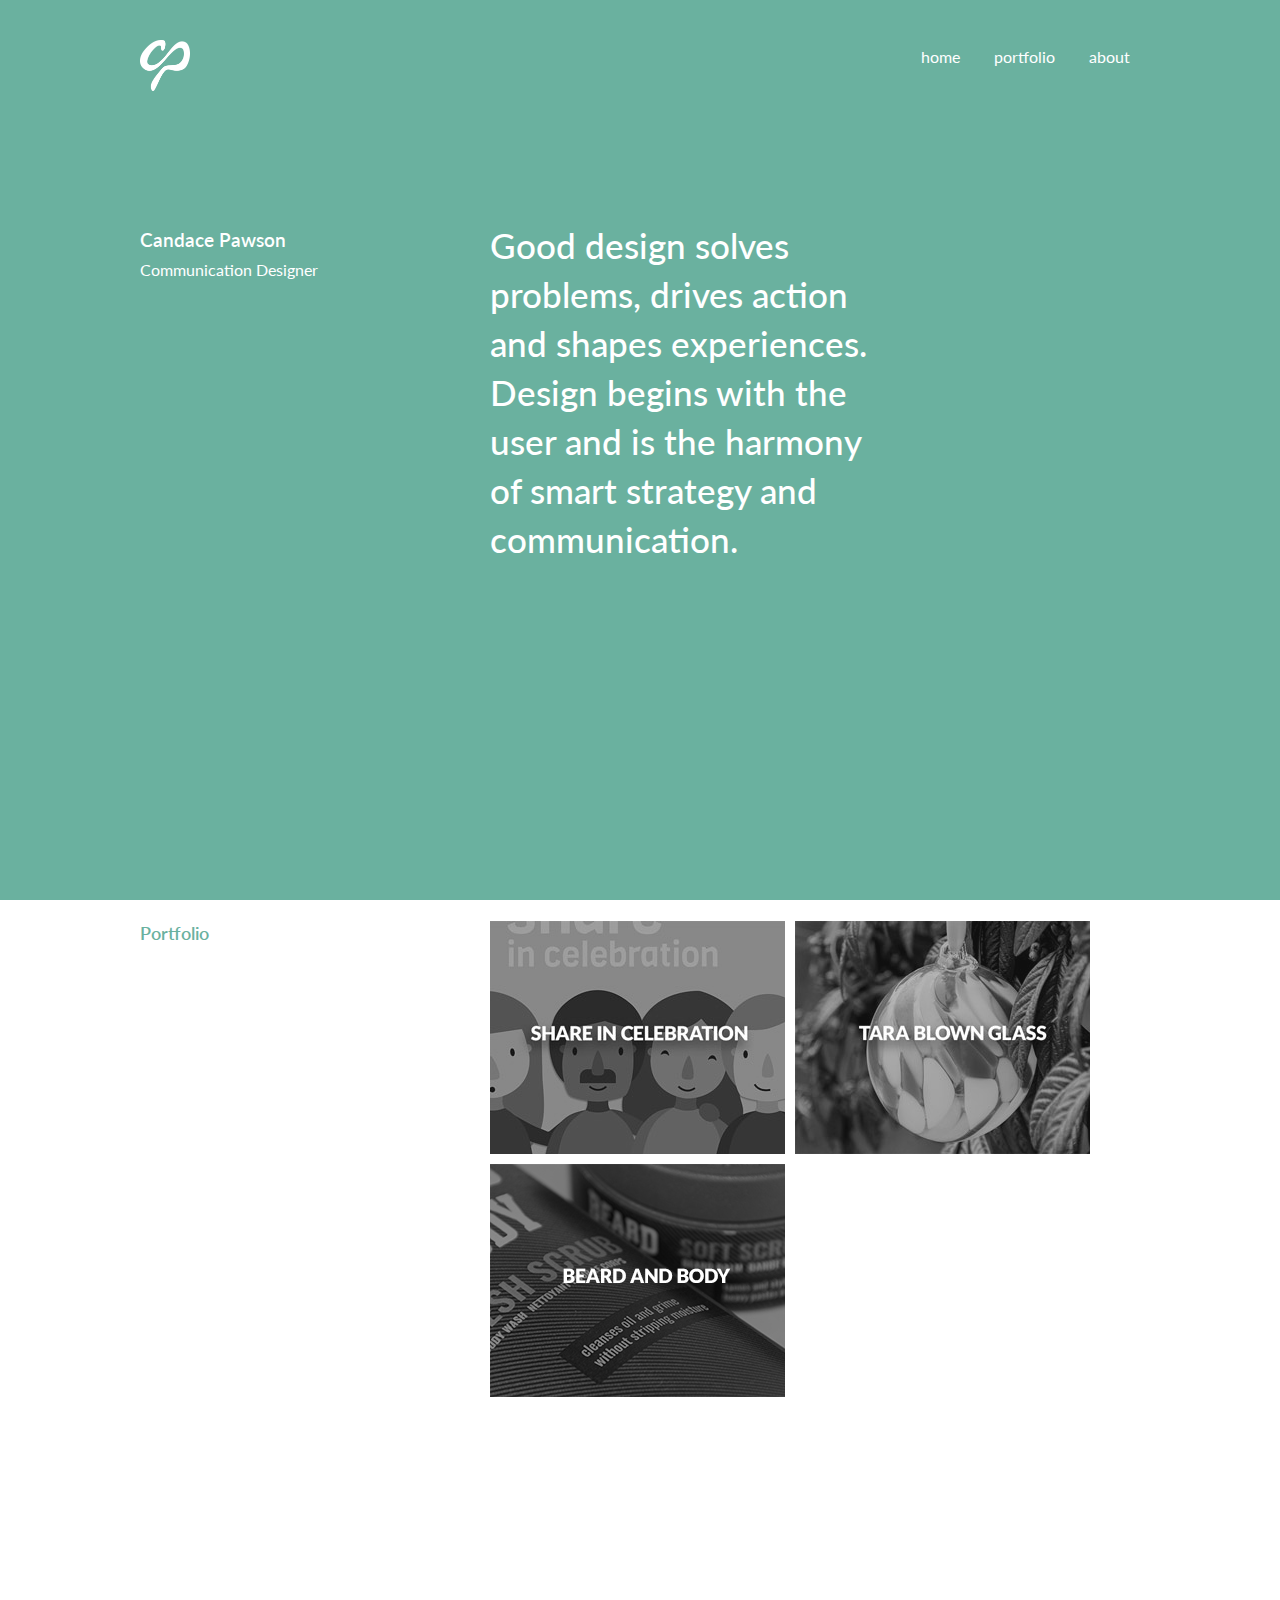
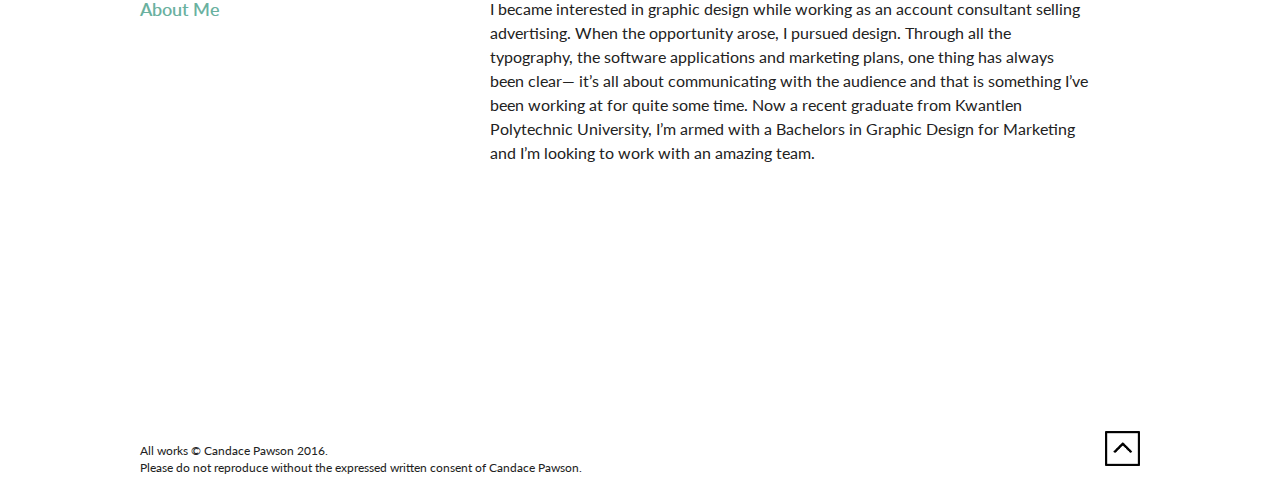
<file: index.html>
<!doctype html>
<html class="no-js" lang="">
    <head>
        <meta charset="utf-8">
        <meta http-equiv="x-ua-compatible" content="ie=edge">
        <title></title>
        <meta name="description" content="">
        <meta name="viewport" content="width=device-width, initial-scale=1">

        <link rel="apple-touch-icon" href="apple-touch-icon.png">
        <!-- Place favicon.ico in the root directory -->

        <link rel="stylesheet" href="css/normalize.css">
        <link rel="stylesheet" href="css/main.css">
        <link href='https://fonts.googleapis.com/css?family=Lato:400,700' rel='stylesheet' type='text/css'>
        <script src="js/vendor/modernizr-2.8.3.min.js"></script>
    </head>
    <body>
        <!--[if lt IE 8]>
            <p class="browserupgrade">You are using an <strong>outdated</strong> browser. Please <a href="http://browsehappy.com/">upgrade your browser</a> to improve your experience.</p>
        <![endif]-->

        <!-- Add your site or application content here -->

<div class="landing">
<div class="landingcontent">

<div id="top" class="header">
<div class="logo2"><img src="img/logos.png"></div>
<nav class="white"><ul>
  <li>home</li>
  <li><a href="#stuff">portfolio</a></li>
  <li><a href="#about">about</li></a></li>
</ul></nav>
</div>
<div class="content">
  <div class="leftcol">
    <h3>Candace Pawson</h3>
    <p>Communication Designer</p>
  </div>
  <div class="main">
  <h2>Good design solves problems, drives action and shapes experiences. Design begins with the user and is the harmony of smart strategy and communication.</h2>
</div>
</div>
</div>

<div class="portfolio">
  <div class="leftcol">
  <h4>Portfolio</h4>
  </div>

  <div id="stuff" class="main2">
  		<div data-link="#">
      <div id="share" class="child"></div>
    </div>
    <div data-link="#">
      <div id="tara" class="child"></div>
    </div>
    <div data-link="beardandbody.html">
      <div id="beard" class="child"></div>
    </div>
</div>
</div>

<div id="about" class="about">
  <div class="leftcol"><h4>About Me</h4></div>

  <div class="main2"><p>I became interested in graphic design while working as an account consultant selling advertising. When the opportunity arose, I pursued design. Through all the typography, the software applications and marketing plans, one thing has always been clear— it’s all about communicating with the audience and that is something I’ve been working at for quite some time. Now a recent graduate from Kwantlen Polytechnic University, I’m armed with a Bachelors in Graphic Design for Marketing and I’m looking to work with an amazing team.</p></div>
</div>

<div class="footer">
  <div class="leftcol2">
  <p>All works © Candace Pawson 2016.<br/>
Please do not reproduce without the expressed written consent of Candace Pawson.</p></div>
<div class="rightcol"><a href="#top"><img src="img/uparrow.jpg"></a></div>
</div>


    <script src="https://code.jquery.com/jquery-1.12.0.min.js"></script>
        <script>window.jQuery || document.write('<script src="js/vendor/jquery-1.12.0.min.js"><\/script>')</script>
        <script src="js/plugins.js"></script>
        <script src="js/main.js"></script>

        <!-- Google Analytics: change UA-XXXXX-X to be your site's ID. -->
        <script>
            (function(b,o,i,l,e,r){b.GoogleAnalyticsObject=l;b[l]||(b[l]=
            function(){(b[l].q=b[l].q||[]).push(arguments)});b[l].l=+new Date;
            e=o.createElement(i);r=o.getElementsByTagName(i)[0];
            e.src='https://www.google-analytics.com/analytics.js';
            r.parentNode.insertBefore(e,r)}(window,document,'script','ga'));
            ga('create','UA-XXXXX-X','auto');ga('send','pageview');
        </script>
    </body>
</html>
</file>
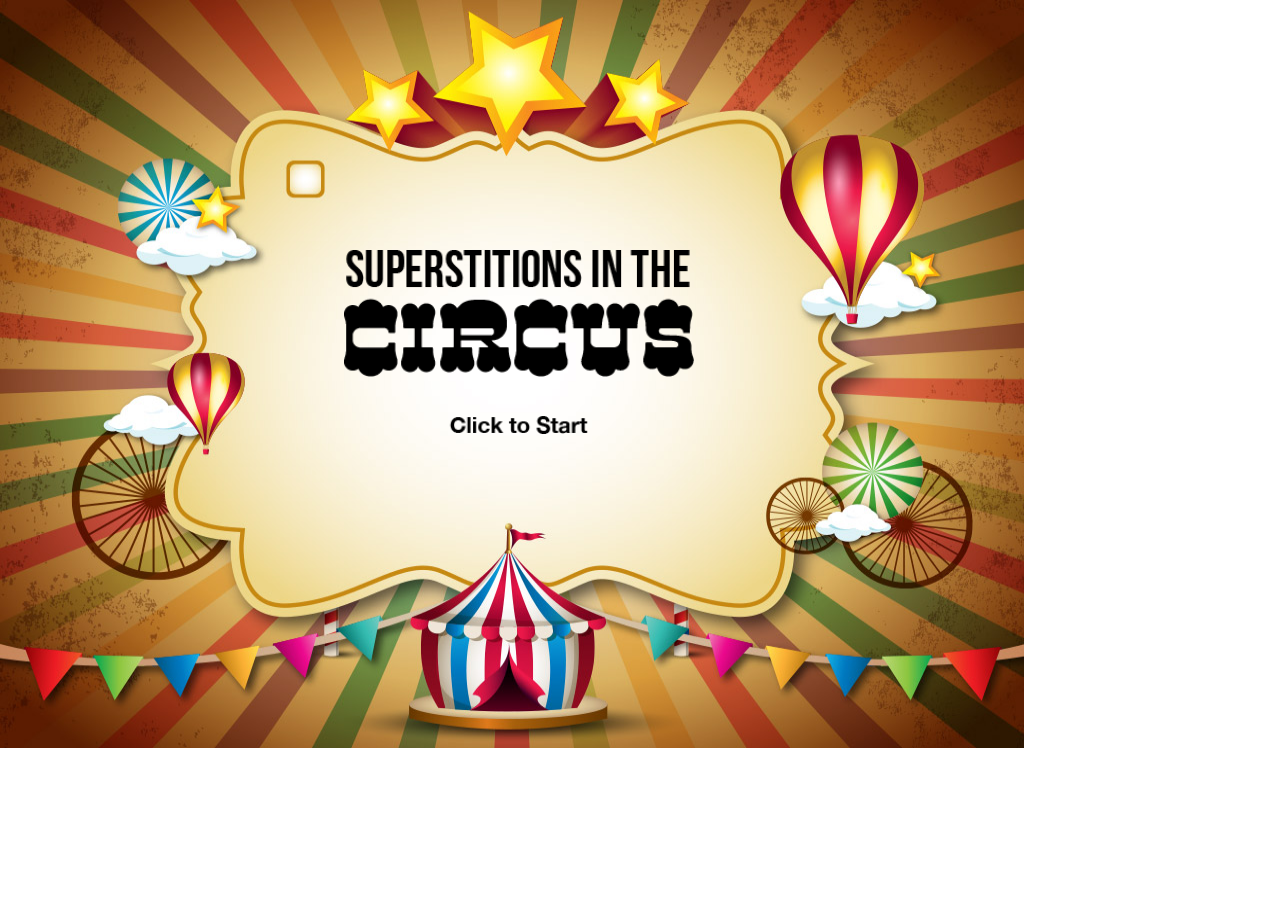
<file: Kiosik/index.html>
<!doctype html>
<html class="no-js" lang="">
    <head>
        <meta charset="utf-8">
        <meta http-equiv="x-ua-compatible" content="ie=edge">
        <title>Circus-Candace</title>
        <meta name="description" content="">
        <meta name=”viewport” content=”width=device-width, user-scalable=no” />
        <meta name="apple-mobile-web-app-capable" content="yes">

        <link rel="apple-touch-icon" href="apple-touch-icon.png">
        <!-- Place favicon.ico in the root directory -->

        <link rel="stylesheet" href="css/normalize.css">
        <link rel="stylesheet" href="css/main.css">
        <script src="js/vendor/modernizr-2.8.3.min.js"></script>
    </head>
    <body>
        <!--[if lt IE 8]>
            <p class="browserupgrade">You are using an <strong>outdated</strong> browser. Please <a href="http://browsehappy.com/">upgrade your browser</a> to improve your experience.</p>
        <![endif]-->

        <!-- Add your site or application content here -->
        <div class="wrapper">
        <div id="start" class="playnow"><a href="#frame"><img src="img/start.png"/></a></div>

        <div id="frame" class="quiz hidden" role="content"><a href="#" class="btn-close">x</a></div>

        </div>
        <script src="https://code.jquery.com/jquery-1.12.0.min.js"></script>
        <script>window.jQuery || document.write('<script src="js/vendor/jquery-1.12.0.min.js"><\/script>')</script>
        <script src="js/plugins.js"></script>
        <script src="js/main.js"></script>

    </body>
</html>
</file>
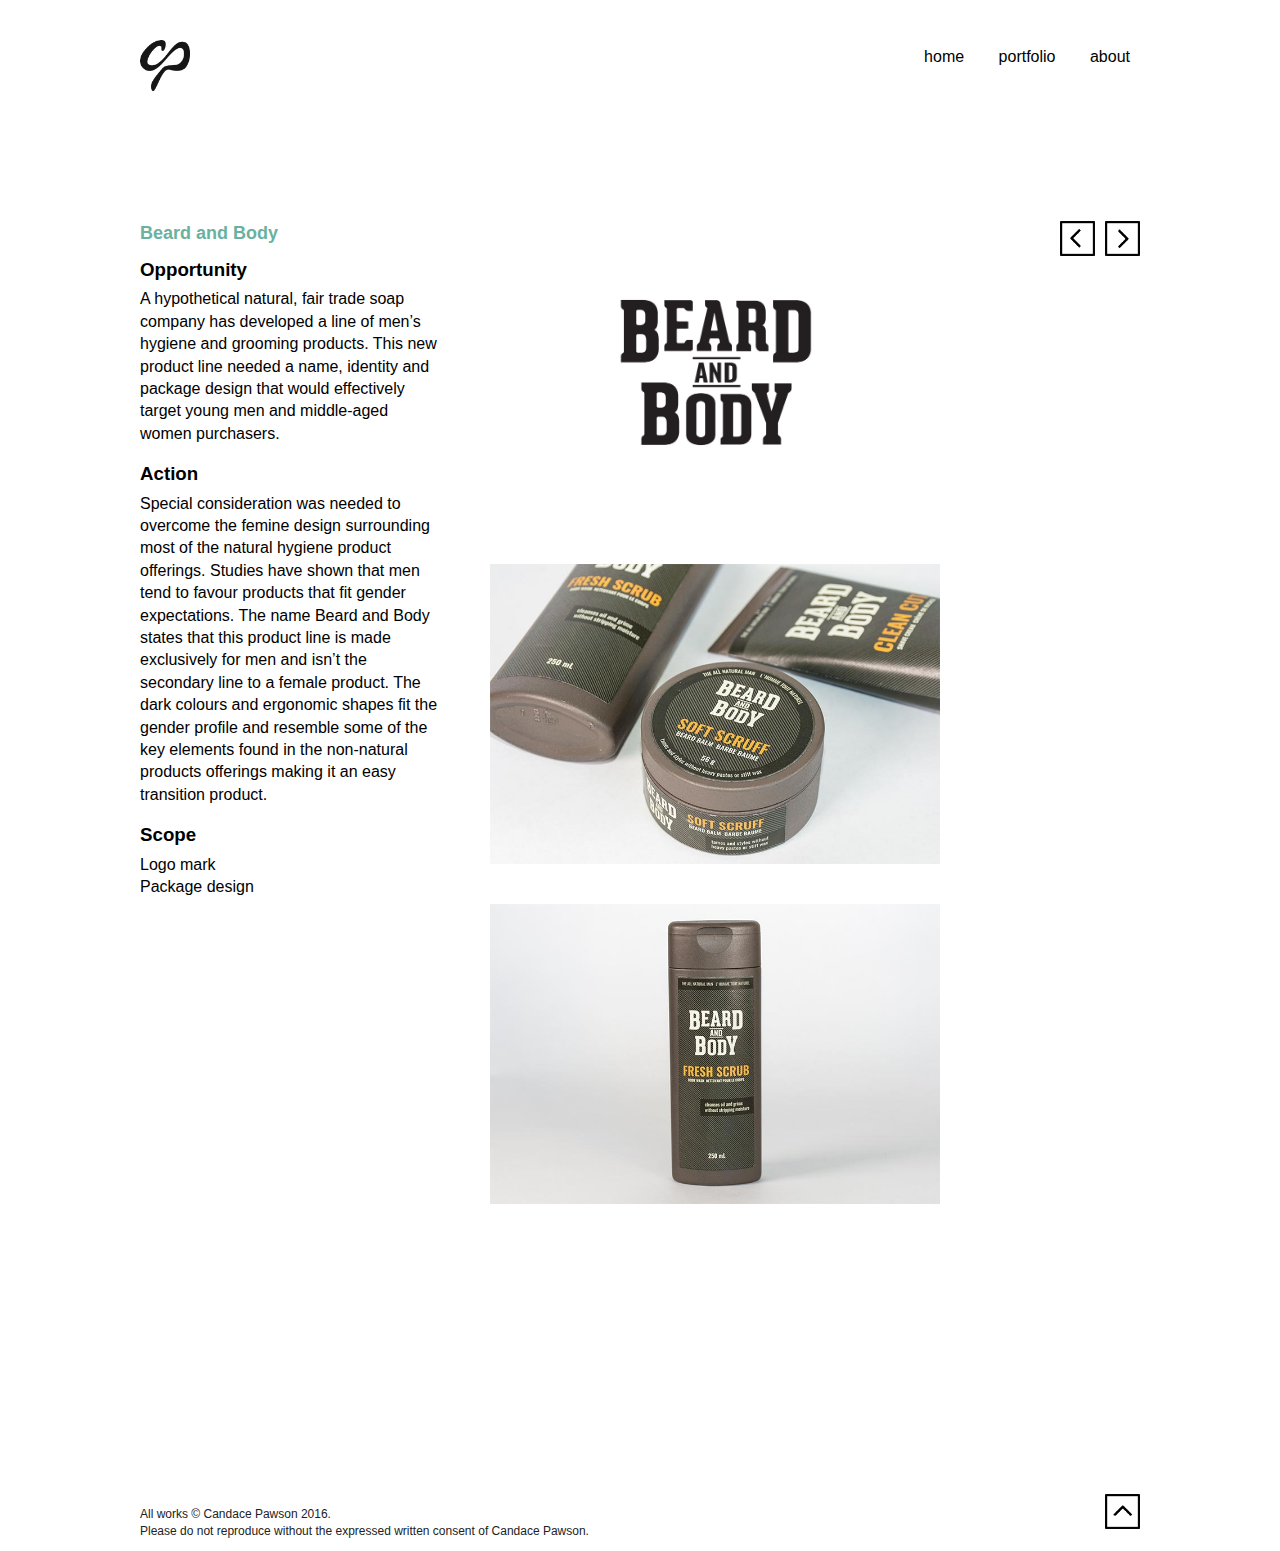
<file: beardandbody.html>
<!doctype html>
<html class="no-js" lang="">
    <head>
        <meta charset="utf-8">
        <meta http-equiv="x-ua-compatible" content="ie=edge">
        <title></title>
        <meta name="description" content="">
        <meta name="viewport" content="width=device-width, initial-scale=1">

        <link rel="apple-touch-icon" href="apple-touch-icon.png">
        <!-- Place favicon.ico in the root directory -->

        <link rel="stylesheet" href="css/normalize.css">
        <link rel="stylesheet" href="css/main.css">
        <script src="js/vendor/modernizr-2.8.3.min.js"></script>
    </head>
    <body>
        <!--[if lt IE 8]>
            <p class="browserupgrade">You are using an <strong>outdated</strong> browser. Please <a href="http://browsehappy.com/">upgrade your browser</a> to improve your experience.</p>
        <![endif]-->

        <!-- Add your site or application content here -->

        <div class="landingcase">
        <div class="landingcontent">

        <div id="top" class="header">
        <div class="logo"><a href="index.html"><img src="img/cplogo2.png"></a></div>
        <nav class="black"><ul>
          <li><a href="index.html">home</a></li>
          <li><a href="index.html#stuff">portfolio</a></li>
          <li><a href="index.html#about">about</li></a></li>
        </ul></nav>
        </div>
        <div class="content2">
          <div class="leftcol3">
            <h4>Beard and Body</h4>
            <h3>Opportunity</h3>
            <p>A hypothetical natural, fair trade soap company has developed a line of men’s hygiene and grooming products. This new product line needed a name, identity and package design that would effectively target young men and middle-aged women purchasers.</p>
            <h3>Action</h3>
            <p>Special consideration was needed to overcome the femine design surrounding most of the natural hygiene product offerings. Studies have shown that men tend to favour products that fit gender expectations. The name Beard and Body states that this product line is made exclusively for men and isn’t the secondary line to a female product. The dark colours and ergonomic shapes fit the gender profile and resemble some of the key elements found in the non-natural products offerings making it an easy transition product.</p>
            <h3>Scope</h3>
            <p>Logo mark</br>
Package design</p>
          </div>
          <div class="main3">
            <img src="img/beardlogo.jpg">
          <img src="img/beard1.jpg">
          <img src="img/beard2.jpg">
        </div>
        <div class="arrowcol">
          <img src="img/rightarrow.jpg">
          <img src="img/leftarrow.jpg">

        </div>
        </div>



        <div class="footer">
          <div class="leftcol2">
          <p>All works © Candace Pawson 2016.<br/>
        Please do not reproduce without the expressed written consent of Candace Pawson.</p></div>
        <div class="rightcol"><a href="#top"><img src="img/uparrow.jpg"></a></div>
        </div>


    <script src="https://code.jquery.com/jquery-1.12.0.min.js"></script>
        <script>window.jQuery || document.write('<script src="js/vendor/jquery-1.12.0.min.js"><\/script>')</script>
        <script src="js/plugins.js"></script>
        <script src="js/main.js"></script>

        <!-- Google Analytics: change UA-XXXXX-X to be your site's ID. -->
        <script>
            (function(b,o,i,l,e,r){b.GoogleAnalyticsObject=l;b[l]||(b[l]=
            function(){(b[l].q=b[l].q||[]).push(arguments)});b[l].l=+new Date;
            e=o.createElement(i);r=o.getElementsByTagName(i)[0];
            e.src='https://www.google-analytics.com/analytics.js';
            r.parentNode.insertBefore(e,r)}(window,document,'script','ga'));
            ga('create','UA-XXXXX-X','auto');ga('send','pageview');
        </script>
    </body>
</html>
</file>
<file: css/main.css>
/*! HTML5 Boilerplate v5.3.0 | MIT License | https://html5boilerplate.com/ */

/*
 * What follows is the result of much research on cross-browser styling.
 * Credit left inline and big thanks to Nicolas Gallagher, Jonathan Neal,
 * Kroc Camen, and the H5BP dev community and team.
 */

/* ==========================================================================
   Base styles: opinionated defaults
   ========================================================================== */

html {
    color: #222;
    font-size: 1em;
    line-height: 1.4;
}

/*
 * Remove text-shadow in selection highlight:
 * https://twitter.com/miketaylr/status/12228805301
 *
 * These selection rule sets have to be separate.
 * Customize the background color to match your design.
 */

::-moz-selection {
    background: #b3d4fc;
    text-shadow: none;
}

::selection {
    background: #b3d4fc;
    text-shadow: none;
}

/*
 * A better looking default horizontal rule
 */

hr {
    display: block;
    height: 1px;
    border: 0;
    border-top: 1px solid #ccc;
    margin: 1em 0;
    padding: 0;
}

/*
 * Remove the gap between audio, canvas, iframes,
 * images, videos and the bottom of their containers:
 * https://github.com/h5bp/html5-boilerplate/issues/440
 */

audio,
canvas,
iframe,
img,
svg,
video {
    vertical-align: middle;
}

/*
 * Remove default fieldset styles.
 */

fieldset {
    border: 0;
    margin: 0;
    padding: 0;
}

/*
 * Allow only vertical resizing of textareas.
 */

textarea {
    resize: vertical;
}

/* ==========================================================================
   Browser Upgrade Prompt
   ========================================================================== */

.browserupgrade {
    margin: 0.2em 0;
    background: #ccc;
    color: #000;
    padding: 0.2em 0;
}

/* ==========================================================================
   Author's custom styles
   ========================================================================== */

body {
  font-family: 'Lato', sans-serif;
  margin: 0 auto;

}

.landing {
  background-color: #6ab19f;
  display: block;
  height: 100vh;
}

.landingcase{
  display: block;
}

.landingcontent {

  max-width: 1000px;
  margin: 0 auto;
}

.header {
  height: 80px;
  margin: 0;
}

.logo {
  float: left;
}

.logo img {
  width: 50px;
  padding-top: 40px;

}

.logo2 {
  float: left;
}

.logo2 img {
  width: 50px;
  padding-top: 40px;

}

.white{
  color: #fff;
  float: right;
  margin-top: 30px;
  font-size: 16px;
}

.white a {
  text-decoration: none;
  color: #fff;
}

.black{
  color: #000;
  float: right;
  margin-top: 30px;
  font-size: 16px;
}

.black a {
  text-decoration: none;
  color: #000;
}

ul {
  list-style: none;
  padding: 0;
}

li {
  display: inline;
  padding: 10px;
  margin-left: 10px;
}

.content {
  margin: 0;
  padding-top: 130px;
  clear: both;
  color: #fff;
}

.content2 {
  margin: 0;
  padding-top: 130px;
  clear: both;
  color: #000;
}

.main {
  width: 40%;
  float: left;
  display: block;
  height: 700px;
  margin-bottom: 0;
}

.main h2 {
  font-weight: 500;
  font-size: 35px;
  margin: 0;
}

.main2 {
  width: 60%;
display: block;
float: left;
}

.main3 {
  width: 50%;
  display: block;
  float: left;
  margin-left: 5%;
}

.main3 img {
  width: 450px;
  margin-bottom: 40px;

}

.arrowcol {
  width: 10%;
  float: right;
}

.arrowcol img {
  width: 35px;
  float: right;
  margin-left: 10px;
}

.leftcol {
  width: 35%;
  float: left;
}

.leftcol3 {
  width: 30%;
  float: left;
}

.leftcol3 p {
  padding-bottom: 10px;
  font-size: 16px;
}

h3 {
  font-weight: 600;
  line-height: 0;
}

h4 {
  font-weight: 600;
  color: #6ab19f;
  font-size: 18px;
  margin-top: 0;
}

.main2 p {
  margin-top: 0;

  line-height: 1.5em;
}


.portfolio {
  max-width: 1000px;
  margin: 0 auto;
  display: block;

}

.about {
  max-width: 1000px;
  margin: 0 auto;
  padding-top: 200px;
  clear: both;
}

.footer {
  clear: both;
  max-width: 1000px;
  margin: 0 auto;
  padding-top: 250px;
}



.leftcol2 {
  width: 95%;
  float: left;
}

.leftcol2 p {
  font-size: 12px;


}

.rightcol {
  width: 5%;
  float: right;
}


.rightcol img {
  width: 35px;
  float: right;
}

[data-link] {
    cursor: pointer;
}

.child {
  float: left;
}

#share {
	width: 295px;
  	height: 233px;
    padding: 0;
    margin: 0;
    background: url('../img/shareincelebrationboth.jpg') no-repeat left top;

}

#share:hover { background-position: -306px 0px;
 }

#beard {
	width: 295px;
  	height: 233px;
    background: url('../img/beardandbodyboth.jpg') no-repeat left top;
    margin-top: 10px;

}

#beard:hover { background-position: -306px 0px; }


#tara {

	width:295px;
  height: 233px;
    background: url('../img/tarablownglassboth.jpg') no-repeat left top;
    margin-left: 10px;

}

#tara:hover { background-position: -306px 0px; }

#emptydiv {
	position: absolute;

}

#emptydivabout {
	position: absolute;
	top: 1490px;
	left: 200px;
}

#emptydivemail {
	position: absolute;
	top: 1965px;
	left: 200px;
}

.gif {
	position: absolute;
	top: 250px;
	left: 441px;
}

.gif img {
	width: 529px;

}












/* ==========================================================================
   Helper classes
   ========================================================================== */

/*
 * Hide visually and from screen readers
 */

.hidden {
    display: none !important;
}

/*
 * Hide only visually, but have it available for screen readers:
 * http://snook.ca/archives/html_and_css/hiding-content-for-accessibility
 */

.visuallyhidden {
    border: 0;
    clip: rect(0 0 0 0);
    height: 1px;
    margin: -1px;
    overflow: hidden;
    padding: 0;
    position: absolute;
    width: 1px;
}

/*
 * Extends the .visuallyhidden class to allow the element
 * to be focusable when navigated to via the keyboard:
 * https://www.drupal.org/node/897638
 */

.visuallyhidden.focusable:active,
.visuallyhidden.focusable:focus {
    clip: auto;
    height: auto;
    margin: 0;
    overflow: visible;
    position: static;
    width: auto;
}

/*
 * Hide visually and from screen readers, but maintain layout
 */

.invisible {
    visibility: hidden;
}

/*
 * Clearfix: contain floats
 *
 * For modern browsers
 * 1. The space content is one way to avoid an Opera bug when the
 *    `contenteditable` attribute is included anywhere else in the document.
 *    Otherwise it causes space to appear at the top and bottom of elements
 *    that receive the `clearfix` class.
 * 2. The use of `table` rather than `block` is only necessary if using
 *    `:before` to contain the top-margins of child elements.
 */

.clearfix:before,
.clearfix:after {
    content: " "; /* 1 */
    display: table; /* 2 */
}

.clearfix:after {
    clear: both;
}

/* ==========================================================================
   EXAMPLE Media Queries for Responsive Design.
   These examples override the primary ('mobile first') styles.
   Modify as content requires.
   ========================================================================== */

@media only screen and (min-width: 35em) {
    /* Style adjustments for viewports that meet the condition */
}

@media print,
       (-webkit-min-device-pixel-ratio: 1.25),
       (min-resolution: 1.25dppx),
       (min-resolution: 120dpi) {
    /* Style adjustments for high resolution devices */
}

/* ==========================================================================
   Print styles.
   Inlined to avoid the additional HTTP request:
   http://www.phpied.com/delay-loading-your-print-css/
   ========================================================================== */

@media print {
    *,
    *:before,
    *:after,
    *:first-letter,
    *:first-line {
        background: transparent !important;
        color: #000 !important; /* Black prints faster:
                                   http://www.sanbeiji.com/archives/953 */
        box-shadow: none !important;
        text-shadow: none !important;
    }

    a,
    a:visited {
        text-decoration: underline;
    }

    a[href]:after {
        content: " (" attr(href) ")";
    }

    abbr[title]:after {
        content: " (" attr(title) ")";
    }

    /*
     * Don't show links that are fragment identifiers,
     * or use the `javascript:` pseudo protocol
     */

    a[href^="#"]:after,
    a[href^="javascript:"]:after {
        content: "";
    }

    pre,
    blockquote {
        border: 1px solid #999;
        page-break-inside: avoid;
    }

    /*
     * Printing Tables:
     * http://css-discuss.incutio.com/wiki/Printing_Tables
     */

    thead {
        display: table-header-group;
    }

    tr,
    img {
        page-break-inside: avoid;
    }

    img {
        max-width: 100% !important;
    }

    p,
    h2,
    h3 {
        orphans: 3;
        widows: 3;
    }

    h2,
    h3 {
        page-break-after: avoid;
    }
}
</file>
<file: Kiosik/css/main.css>
/*! HTML5 Boilerplate v5.3.0 | MIT License | https://html5boilerplate.com/ */

/*
 * What follows is the result of much research on cross-browser styling.
 * Credit left inline and big thanks to Nicolas Gallagher, Jonathan Neal,
 * Kroc Camen, and the H5BP dev community and team.
 */

/* ==========================================================================
   Base styles: opinionated defaults
   ========================================================================== */

html {
    color: #222;
    font-size: 1em;
    line-height: 1.4;
}

/*
 * Remove text-shadow in selection highlight:
 * https://twitter.com/miketaylr/status/12228805301
 *
 * These selection rule sets have to be separate.
 * Customize the background color to match your design.
 */

::-moz-selection {
    background: #b3d4fc;
    text-shadow: none;
}

::selection {
    background: #b3d4fc;
    text-shadow: none;
}

/*
 * A better looking default horizontal rule
 */

hr {
    display: block;
    height: 1px;
    border: 0;
    border-top: 1px solid #ccc;
    margin: 1em 0;
    padding: 0;
}

/*
 * Remove the gap between audio, canvas, iframes,
 * images, videos and the bottom of their containers:
 * https://github.com/h5bp/html5-boilerplate/issues/440
 */

audio,
canvas,
iframe,
img,
svg,
video {
    vertical-align: middle;
}

/*
 * Remove default fieldset styles.
 */

fieldset {
    border: 0;
    margin: 0;
    padding: 0;
}

/*
 * Allow only vertical resizing of textareas.
 */

textarea {
    resize: vertical;
}

/* ==========================================================================
   Browser Upgrade Prompt
   ========================================================================== */

.browserupgrade {
    margin: 0.2em 0;
    background: #ccc;
    color: #000;
    padding: 0.2em 0;
}

/* ==========================================================================
   Author's custom styles
   ========================================================================== */
   .wrapper {
     position: absolute;
     width: 1024px;
     height: 748px;
     background-image:url("../img/backgroundnew4.jpg");
     background-size: 1024px 748px;
     background-repeat: no-repeat;
     top: 0;
     left: 0;
   }




   .playnow img {
     position: relative;
     top: 230px;
     left: 323.5px;
     width: 350px;
     padding: 20px;

   }

   .btn-close {
     position: relative;
     top: 0px;
     left: 11px;
     font-size: 1.75em;
     font-weight: bold;
     text-decoration: none;
     color: #222;
   }

   article,aside,details,figcaption,figure,footer,header,hgroup,menu,nav,section {
     display:block;
   }

   body {
     line-height:1;
     font:normal 0.9em/1em "Helvetica Neue", Helvetica, Arial, sans-serif;
   }

   ol,ul {
     list-style:none;
   }
   strong {
     font-weight:700;
   }

   #frame{
     width:450px;
     height: 395px;
     padding:20px;
     margin:auto;
     position: relative;
     top: 150px;
   }

   h2 {
     font: bold 1.3em/1.2em "Helvetica Neue", Helvetica, Arial, sans-serif;
     padding:0;
     text-align:left;
     margin:10px 0;
     color:#42210b;
   }
   p.pager {
     margin:5px 0 5px;
     font:bold 1em/1em "Helvetica Neue", Helvetica, Arial, sans-serif;
     text-align: center;
     color:#42210b;
   }

   #choice-block{
     display:block;
     list-style:none;
     margin:0;
     padding:0;
   }

   #submitbutton {
     display: block;
     color:#ffffff;
     background:#c88a12;}


   #explanation {
     margin:0 auto;padding:10px;
     width:95%;
   }

   .choice-box {
     display:block;text-align:center;
     margin:8px auto;
     padding:8px 0;border:1px solid #666;
     cursor:pointer;-webkit-border-radius: 5px;
     -moz-border-radius: 5px;
     border-radius: 5px;
   }

















/* ==========================================================================
   Helper classes
   ========================================================================== */

/*
 * Hide visually and from screen readers
 */

.hidden {
    display: none !important;
}

/*
 * Hide only visually, but have it available for screen readers:
 * http://snook.ca/archives/html_and_css/hiding-content-for-accessibility
 */

.visuallyhidden {
    border: 0;
    clip: rect(0 0 0 0);
    height: 1px;
    margin: -1px;
    overflow: hidden;
    padding: 0;
    position: absolute;
    width: 1px;
}

/*
 * Extends the .visuallyhidden class to allow the element
 * to be focusable when navigated to via the keyboard:
 * https://www.drupal.org/node/897638
 */

.visuallyhidden.focusable:active,
.visuallyhidden.focusable:focus {
    clip: auto;
    height: auto;
    margin: 0;
    overflow: visible;
    position: static;
    width: auto;
}

/*
 * Hide visually and from screen readers, but maintain layout
 */

.invisible {
    visibility: hidden;
}

/*
 * Clearfix: contain floats
 *
 * For modern browsers
 * 1. The space content is one way to avoid an Opera bug when the
 *    `contenteditable` attribute is included anywhere else in the document.
 *    Otherwise it causes space to appear at the top and bottom of elements
 *    that receive the `clearfix` class.
 * 2. The use of `table` rather than `block` is only necessary if using
 *    `:before` to contain the top-margins of child elements.
 */

.clearfix:before,
.clearfix:after {
    content: " "; /* 1 */
    display: table; /* 2 */
}

.clearfix:after {
    clear: both;
}

/* ==========================================================================
   EXAMPLE Media Queries for Responsive Design.
   These examples override the primary ('mobile first') styles.
   Modify as content requires.
   ========================================================================== */

@media only screen and (min-width: 35em) {
    /* Style adjustments for viewports that meet the condition */
}

@media print,
       (-webkit-min-device-pixel-ratio: 1.25),
       (min-resolution: 1.25dppx),
       (min-resolution: 120dpi) {
    /* Style adjustments for high resolution devices */
}

/* ==========================================================================
   Print styles.
   Inlined to avoid the additional HTTP request:
   http://www.phpied.com/delay-loading-your-print-css/
   ========================================================================== */

@media print {
    *,
    *:before,
    *:after,
    *:first-letter,
    *:first-line {
        background: transparent !important;
        color: #000 !important; /* Black prints faster:
                                   http://www.sanbeiji.com/archives/953 */
        box-shadow: none !important;
        text-shadow: none !important;
    }

    a,
    a:visited {
        text-decoration: underline;
    }

    a[href]:after {
        content: " (" attr(href) ")";
    }

    abbr[title]:after {
        content: " (" attr(title) ")";
    }

    /*
     * Don't show links that are fragment identifiers,
     * or use the `javascript:` pseudo protocol
     */

    a[href^="#"]:after,
    a[href^="javascript:"]:after {
        content: "";
    }

    pre,
    blockquote {
        border: 1px solid #999;
        page-break-inside: avoid;
    }

    /*
     * Printing Tables:
     * http://css-discuss.incutio.com/wiki/Printing_Tables
     */

    thead {
        display: table-header-group;
    }

    tr,
    img {
        page-break-inside: avoid;
    }

    img {
        max-width: 100% !important;
    }

    p,
    h2,
    h3 {
        orphans: 3;
        widows: 3;
    }

    h2,
    h3 {
        page-break-after: avoid;
    }
}
</file>
